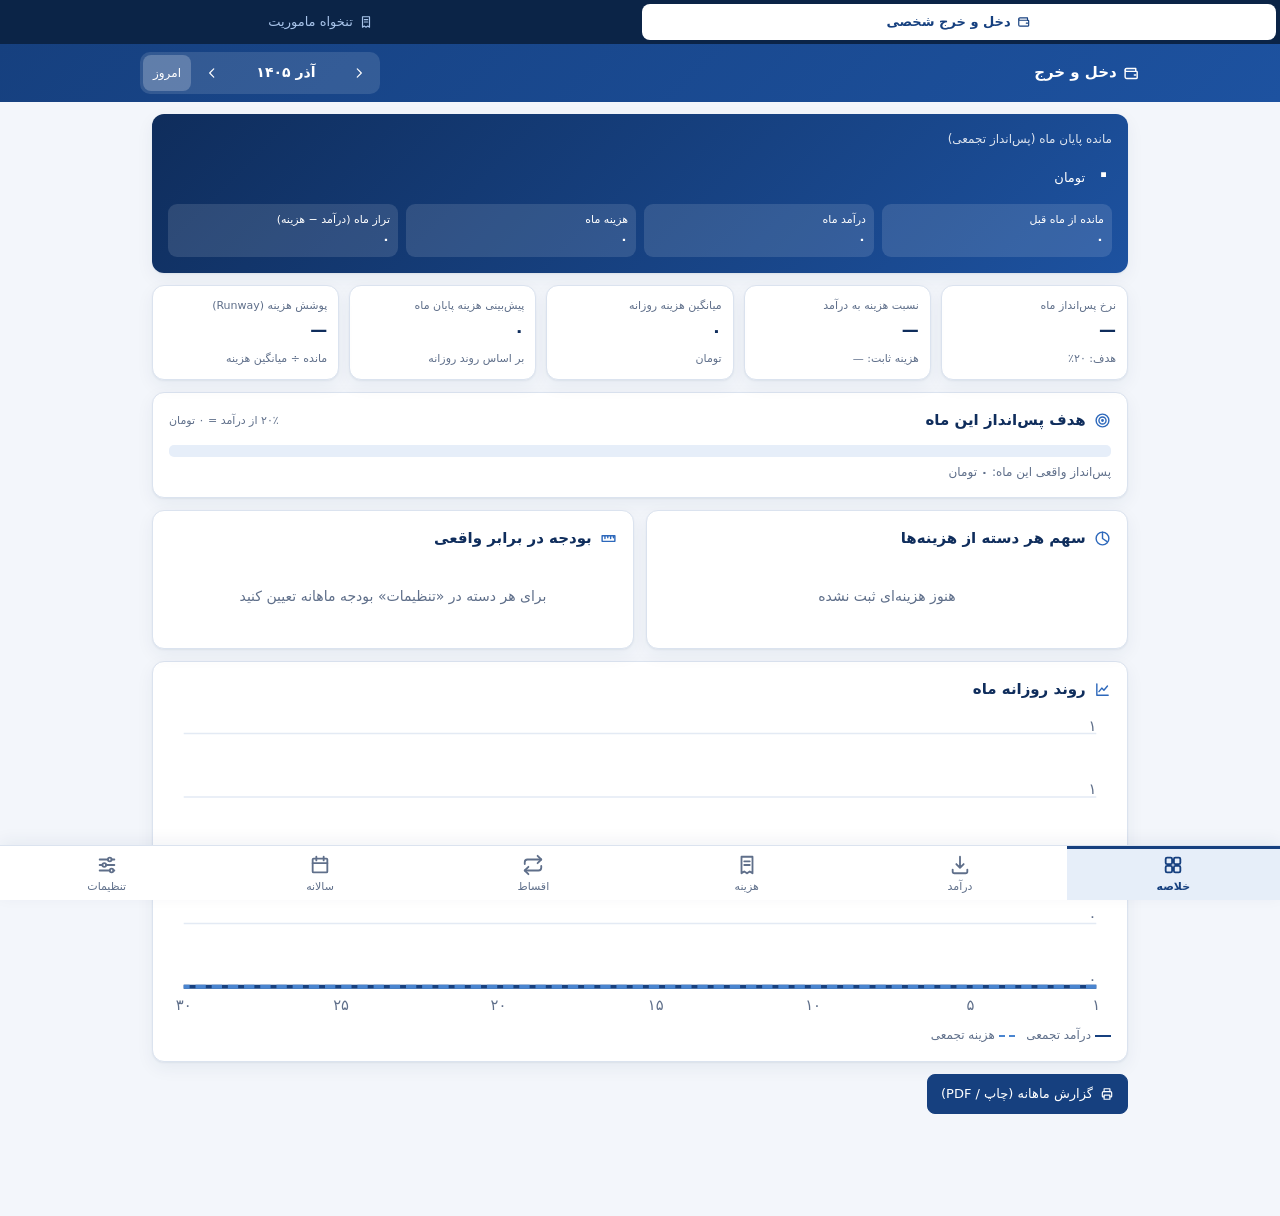
<file: app/src/main/assets/www/index.html>
<!DOCTYPE html><html lang="fa" dir="rtl"><head><meta charset="utf-8"><meta name="viewport" content="width=device-width, initial-scale=1">
<link rel="manifest" href="manifest.webmanifest"><meta name="theme-color" content="#16407f"><title>مالی من</title></head>
<body style="font-family:Tahoma;text-align:center;padding:40px"><p>در حال باز شدن…</p><p><a href="personal.html">دخل و خرج شخصی</a> | <a href="tankhah.html">تنخواه ماموریت</a></p>
<script>var l=null;try{l=localStorage.getItem('last_section')}catch(e){}location.replace(l==='tankhah'?'tankhah.html':'personal.html')</script></body></html>
</file>
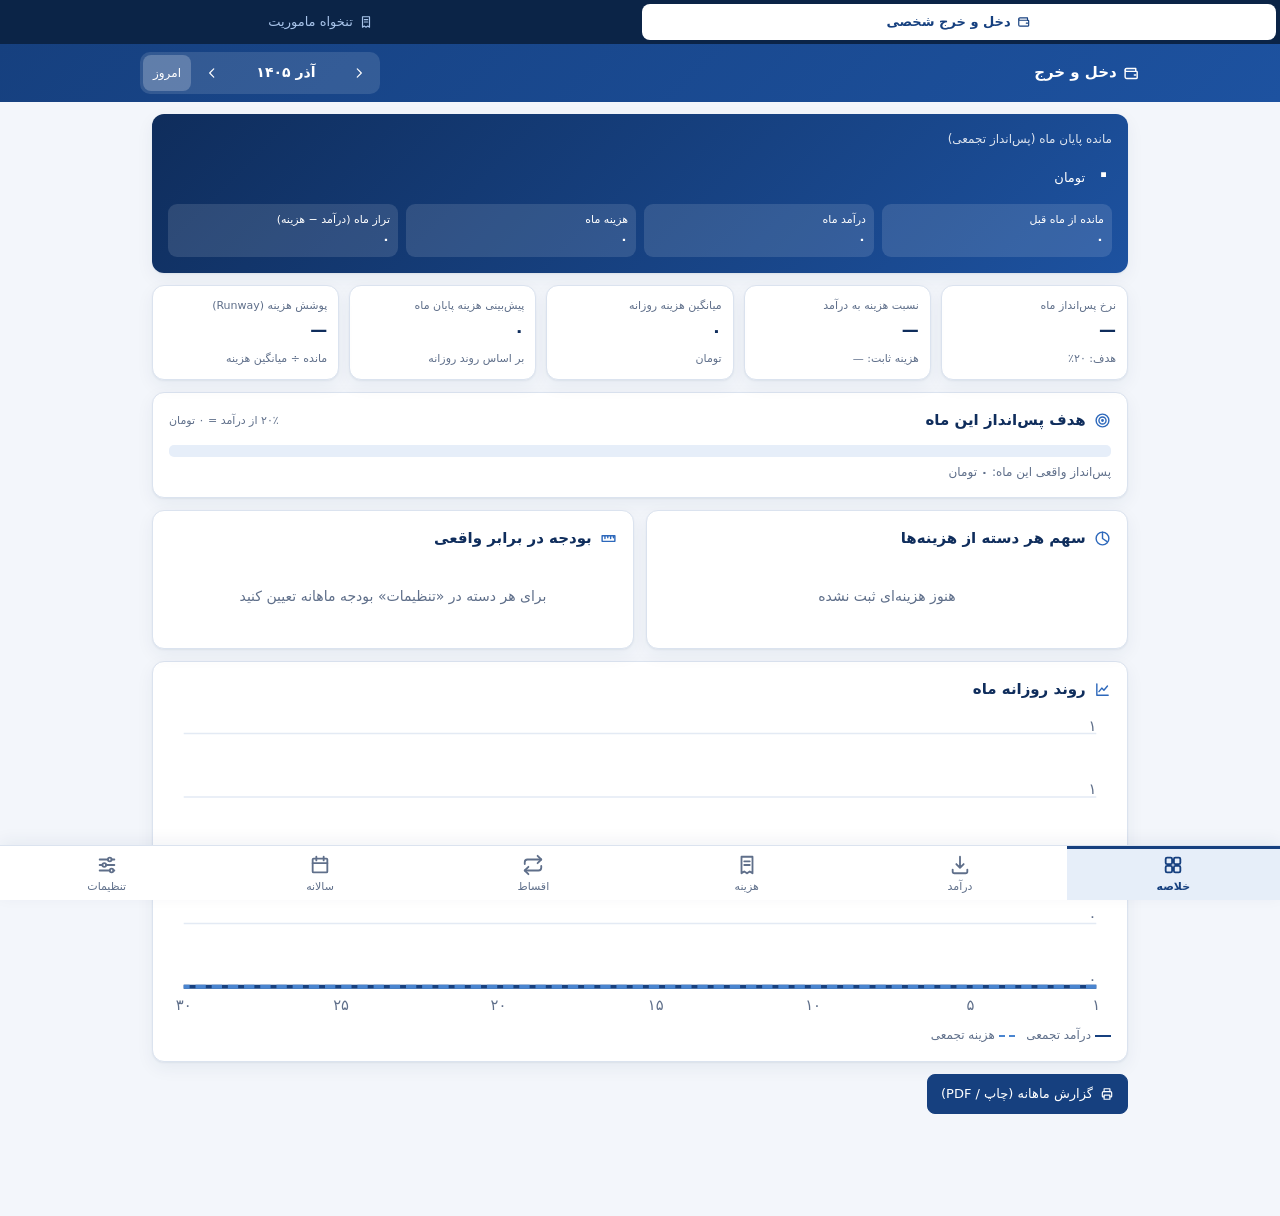
<file: app/src/main/assets/www/personal.html>
<!DOCTYPE html>
<html lang="fa" dir="rtl">
<head>
<meta charset="utf-8">
<meta name="viewport" content="width=device-width, initial-scale=1, viewport-fit=cover">
<link rel="manifest" href="manifest.webmanifest">
<meta name="theme-color" content="#16407f">
<meta name="mobile-web-app-capable" content="yes">
<link rel="icon" href="icon-192.png">
<link rel="apple-touch-icon" href="icon-192.png">
<title>دخل و خرج شخصی</title>
<link rel="stylesheet" href="css/theme.css">
<link rel="stylesheet" href="css/icons.css">
<link rel="stylesheet" href="css/personal.css">
<script src="js/bridge.js"></script>
</head>
<body>
<div id="app">
<div class="swbar"><a href="personal.html" class="on"><i class="ic ic-wallet"></i> دخل و خرج شخصی</a><a href="tankhah.html"><i class="ic ic-receipt"></i> تنخواه ماموریت</a></div>
<header class="top"><div class="hrow">
  <h1><i class="ic ic-wallet"></i> دخل و خرج</h1>
  <div class="mnav"><button id="mprev" title="ماه قبل"><i class="ic ic-chev-r"></i></button><span id="mlabel"></span><button id="mnext" title="ماه بعد"><i class="ic ic-chev-l"></i></button><button id="mtoday" class="today">امروز</button></div>
</div></header>
<main id="view"></main>
<nav class="tabs" id="tabs">
  <button data-tab="dash"><span><i class="ic ic-dash"></i></span>خلاصه</button>
  <button data-tab="inc"><span><i class="ic ic-income"></i></span>درآمد</button>
  <button data-tab="exp"><span><i class="ic ic-receipt"></i></span>هزینه</button>
  <button data-tab="rules"><span><i class="ic ic-repeat"></i></span>اقساط</button>
  <button data-tab="year"><span><i class="ic ic-calendar"></i></span>سالانه</button>
  <button data-tab="set"><span><i class="ic ic-sliders"></i></span>تنظیمات</button>
</nav>
</div>
<div class="toast" id="toast"></div>
<div class="modal" id="modal"><div class="box" id="modalBox"></div></div>
<input type="file" id="impFile" accept=".xlsx,.csv,.txt,text/csv" style="display:none">
<div id="printArea"></div>
<input type="file" id="fileIn" accept=".json,application/json" style="display:none">
<script src="js/version.js"></script>
<script src="js/xlsx.js"></script>
<script src="js/personal.js"></script>
</body>
</html>
</file>
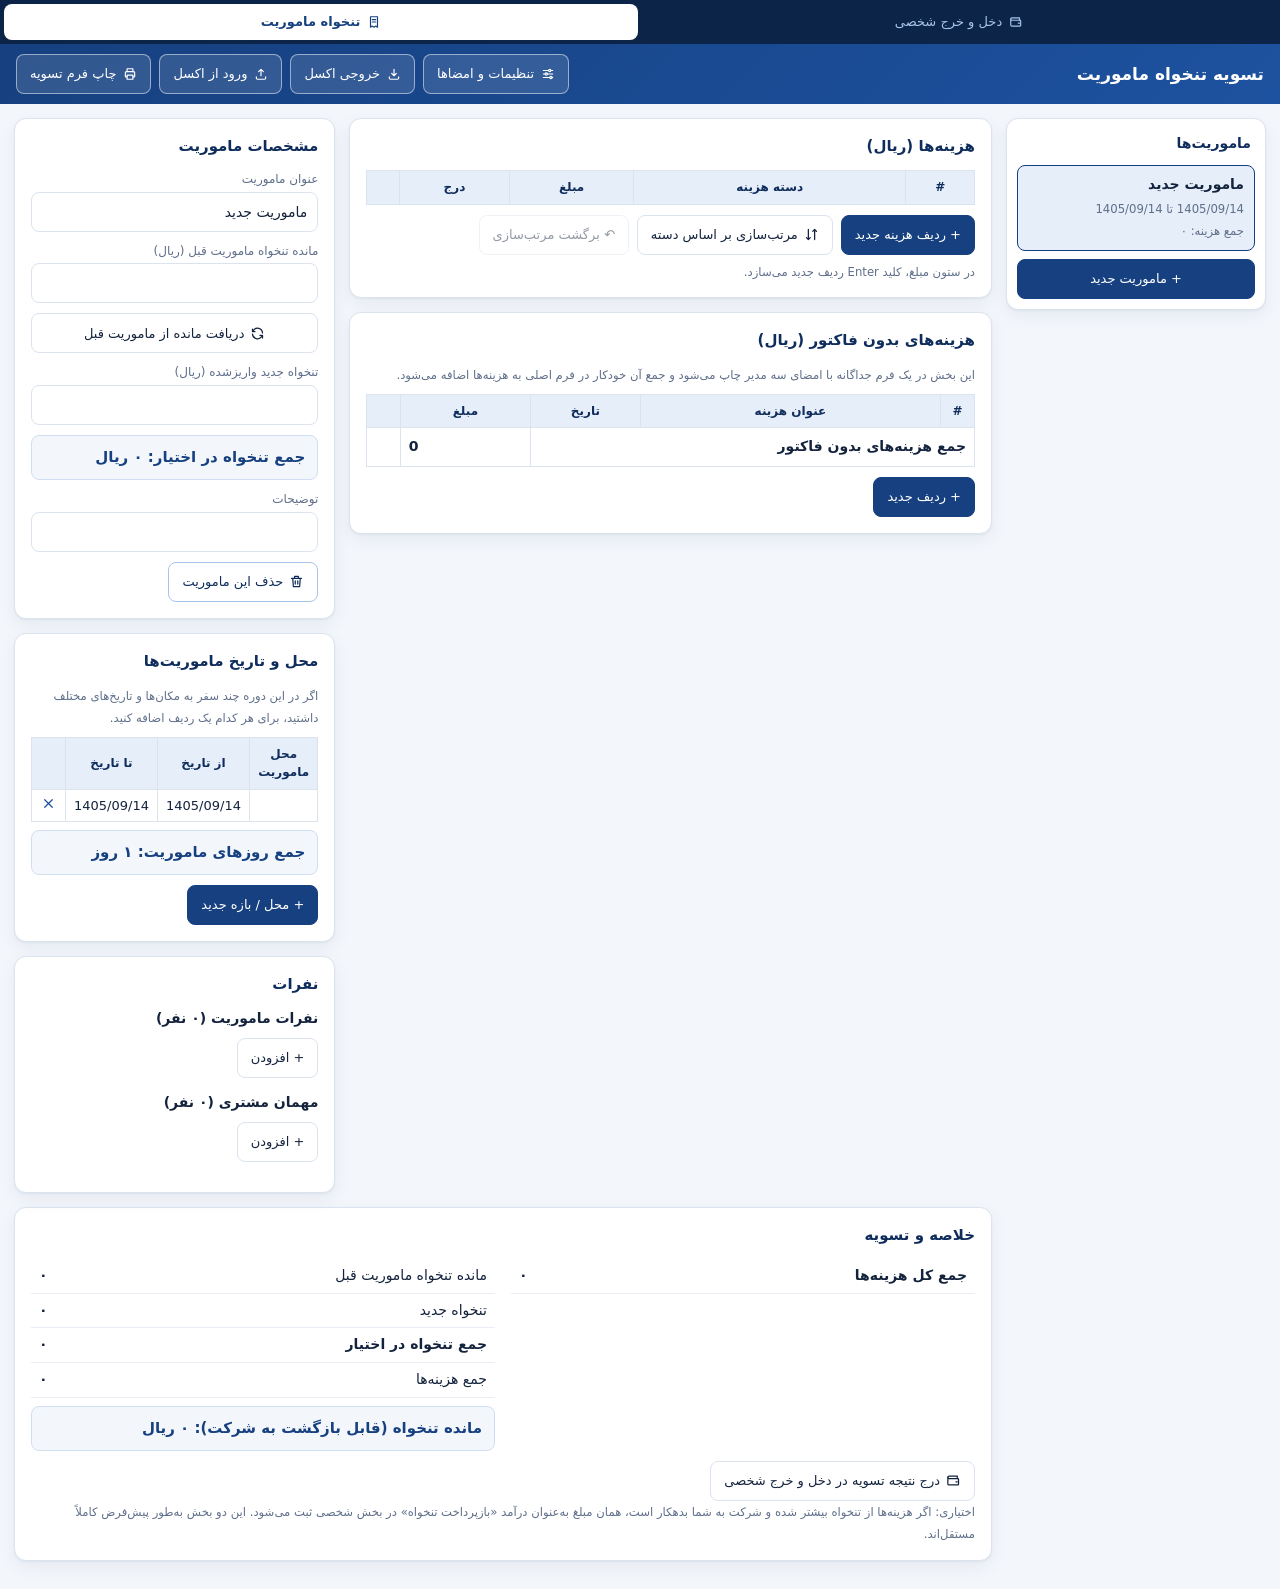
<file: app/src/main/assets/www/tankhah.html>
<!DOCTYPE html>
<html lang="fa" dir="rtl">
<head>
<meta charset="utf-8">
<meta name="viewport" content="width=device-width, initial-scale=1, viewport-fit=cover">
<link rel="manifest" href="manifest.webmanifest">
<meta name="theme-color" content="#16407f">
<meta name="mobile-web-app-capable" content="yes">
<link rel="icon" href="icon-192.png">
<link rel="apple-touch-icon" href="icon-192.png">
<title>تنخواه ماموریت</title>
<link rel="stylesheet" href="css/theme.css">
<link rel="stylesheet" href="css/icons.css">
<link rel="stylesheet" href="css/tankhah.css">
<script src="js/bridge.js"></script>
</head>
<body>
<div id="app">
<div class="swbar"><a href="personal.html"><i class="ic ic-wallet"></i> دخل و خرج شخصی</a><a href="tankhah.html" class="on"><i class="ic ic-receipt"></i> تنخواه ماموریت</a></div>
  <header class="top">
    <h1>تسویه تنخواه ماموریت</h1>
    <button id="btnSettings"><i class="ic ic-sliders"></i> تنظیمات و امضاها</button>
    <button id="btnExport"><i class="ic ic-download"></i> خروجی اکسل</button>
    <button id="btnImport"><i class="ic ic-upload"></i> ورود از اکسل</button>
    <button id="btnPrint"><i class="ic ic-print"></i> چاپ فرم تسویه</button>
    <input type="file" id="fileIn" accept=".xlsx" style="display:none">
  </header>
  <div class="layout">
    <aside>
      <h2>ماموریت‌ها</h2>
      <div id="mlist"></div>
      <button class="pri" id="btnNew" style="width:100%">+ ماموریت جدید</button>
    </aside>
    <main id="main"></main>
  </div>
</div>

<datalist id="cats"></datalist>

<div class="modal" id="mSet"><div class="box">
  <h3>تنظیمات فرم</h3>
  <div class="grid">
    <label class="f">واحد پول<select id="s_unit"><option>ریال</option><option>تومان</option></select></label>
    <label class="f">تعداد ردیف هر ستون در هر برگ A4 (ریز هزینه‌ها، ۱۰ تا ۷۰)<input id="s_perCol" type="number" min="10" max="70"></label>
    <label class="f">تعداد ردیف هر برگ A4 (هزینه‌های بدون فاکتور، ۱۰ تا ۷۰)<input id="s_perNo" type="number" min="10" max="70"></label>
    <label class="f">نام مدیر پروژه (امضا ۱)<input id="s_sig1"></label>
    <label class="f">نام مدیر صنعت (امضا ۲)<input id="s_sig2"></label>
    <label class="f">نام مدیر گروه (امضا ۳)<input id="s_sig3"></label>
  </div>
  <div class="row"><button class="pri" id="setOk">ذخیره</button><button id="setCancel">بستن</button></div>
  <p class="hint" style="text-align:center">نسخه <span data-ver></span></p>
</div></div>

<div class="modal" id="mImp"><div class="box">
  <h3>ورود از اکسل</h3>
  <p id="impInfo"></p>
  <div class="row">
    <button class="pri" id="impAdd">افزودن به داده‌های فعلی</button>
    <button class="danger" id="impRep">جایگزینی همه داده‌ها</button>
    <button id="impCancel">انصراف</button>
  </div>
</div></div>

<div class="toast" id="toast"></div>
<div id="printArea"></div>
<script src="js/version.js"></script>
<script src="js/xlsx.js"></script>
<script src="js/tankhah.js"></script>
</body>
</html>
</file>
<file: app/src/main/assets/www/css/theme.css>
/* ==========================================================================
   theme.css — سیستم طراحی مشترک «تراز»
   لایه‌ها: ۱) توکن‌های پایه (primitive)  ۲) توکن‌های معنایی (semantic)  ۳) مقیاس‌ها  ۴) کامپوننت‌ها
   یک رنگ برند (آبی) در ۱۱ پله + خاکستری‌های هم‌خانواده. مثبت/منفی/هشدار فقط با آیکون، علامت (+/−)،
   وزن و روشنایی تفکیک می‌شوند. هیچ رنگ خامی خارج از این فایل نوشته نمی‌شود.
   ========================================================================== */
:root{
  /* ۱) پایه: تک‌هیو برند */
  --b50:#f3f7fc;--b100:#e6eef9;--b200:#cfdef3;--b300:#a8c4ea;--b400:#7aa5df;
  --b500:#4a85d0;--b600:#2d68bb;--b700:#1d52a0;--b800:#16407f;--b900:#0f2d5c;--b950:#0b2447;
  --white:#fff;--ink:#14233d;--ink-soft:#5f6f8a;--hairline:#dbe3ef;--hairline-soft:#e9eef6;--canvas:#f3f6fb;
  --on-brand:#fff;--on-brand-1:rgba(255,255,255,.12);--on-brand-2:rgba(255,255,255,.22);--on-brand-3:rgba(255,255,255,.5);
  --print-ink:#000;--print-fill:#f0f0f0;--print-head:#e6e6e6;--print-mut:#444;

  /* ۲) معنایی */
  --bg:var(--canvas);--surface:var(--white);--surface-2:var(--b50);--line:var(--hairline);--line-soft:var(--hairline-soft);
  --txt:var(--ink);--mut:var(--ink-soft);--focus:var(--b500);
  --pri:var(--b800);--pri-hover:var(--b900);--pri2:var(--b100);--accent:var(--b600);
  --scrim:rgba(11,36,71,.55);

  /* ۳) مقیاس‌ها */
  --r-sm:8px;--r-md:12px;--r-lg:16px;--r-pill:999px;
  --sp-1:4px;--sp-2:8px;--sp-3:12px;--sp-4:16px;--sp-5:24px;--sp-6:32px;
  --fs-xs:11px;--fs-sm:12px;--fs-base:13px;--fs-md:14px;--fs-lg:16px;--fs-xl:20px;--fs-2xl:28px;
  --lh:1.55;--tap:40px;--tap-lg:48px;
  --sh-1:0 1px 2px rgba(15,45,92,.06);
  --sh-2:0 1px 2px rgba(15,45,92,.06),0 6px 18px rgba(15,45,92,.06);
  --sh-3:0 20px 50px rgba(11,36,71,.35);
  --shadow:var(--sh-2);
  --z-sticky:20;--z-nav:30;--z-modal:60;--z-toast:99;--z-bar:100;--z-lock:500;
  --dur:.15s;--ease:ease;
  --font:system-ui,"Segoe UI",Tahoma,"Noto Sans Arabic","Noto Naskh Arabic",Arial,sans-serif;
}

/* ---------- پایه ---------- */
*{box-sizing:border-box;-webkit-tap-highlight-color:transparent}
html{-webkit-text-size-adjust:100%}
body{margin:0;font-family:var(--font);background:var(--bg);color:var(--txt);font-size:var(--fs-md);line-height:var(--lh);
  font-variant-numeric:tabular-nums;overflow-wrap:anywhere;word-break:break-word}
input,select,textarea,button{overflow-wrap:normal;word-break:normal}
svg{max-width:100%;height:auto;display:block}
:focus-visible{outline:2px solid var(--focus);outline-offset:1px}
@media(prefers-reduced-motion:reduce){*{transition:none!important;animation:none!important}}

/* ---------- آیکون‌های خطی (ماسک CSS؛ رنگ = رنگ متن) ---------- */
.ic{display:inline-block;width:1.15em;height:1.15em;flex:none;vertical-align:-.2em;background-color:currentColor;
  -webkit-mask:var(--i) center/contain no-repeat;mask:var(--i) center/contain no-repeat}

/* ---------- کارت ---------- */
.card{background:var(--surface);border:1px solid var(--line);border-radius:var(--r-md);padding:var(--sp-4);margin-bottom:var(--sp-3);box-shadow:var(--shadow)}
.card h3{margin:0 0 var(--sp-3);font-size:15px;display:flex;align-items:center;gap:var(--sp-2);color:var(--b900)}
.card h3 .ic{color:var(--b600)}
.card h3 small{color:var(--mut);font-weight:normal;font-size:var(--fs-xs);margin-right:auto}

/* ---------- دکمه ---------- */
button{font-family:inherit;font-size:13px;line-height:1.2;display:inline-flex;align-items:center;justify-content:center;gap:6px;
  min-height:var(--tap);padding:8px 13px;border:1px solid var(--line);border-radius:var(--r-sm);background:var(--surface);color:var(--txt);
  cursor:pointer;transition:background var(--dur) var(--ease),border-color var(--dur) var(--ease)}
button:hover{background:var(--b50);border-color:var(--b300)}
button:active{background:var(--b100)}
button.pri,button.inc{background:var(--b800);border-color:var(--b800);color:var(--on-brand)}
button.pri:hover,button.inc:hover{background:var(--b900);border-color:var(--b900)}
button.exp{background:var(--b950);border-color:var(--b950);color:var(--on-brand)}
button.exp:hover{background:var(--b900)}
button.danger,button.dg{color:var(--b900);border-color:var(--b300)}
button:disabled{opacity:.45;cursor:not-allowed}

/* ---------- فرم ---------- */
input,select,textarea{font-family:inherit;font-size:var(--fs-md);color:var(--txt);min-height:40px;padding:8px 10px;
  border:1px solid var(--line);border-radius:var(--r-sm);background:var(--surface);max-width:100%}
input:focus,select:focus,textarea:focus{border-color:var(--b500)}
input[type=checkbox]{min-height:0;width:auto;padding:0;accent-color:var(--b800)}
input[type=file]{min-height:0;padding:0;border:0}
::placeholder{color:#8c9ab3}

/* ---------- ابزارهای کوچک ---------- */
.row{display:flex;gap:var(--sp-2);flex-wrap:wrap;align-items:center;margin-top:10px}
.hint{color:var(--mut);font-size:var(--fs-sm)}
.empty{text-align:center;color:var(--mut);padding:24px 8px}
.good{color:var(--b700)!important}.bad{color:var(--b950)!important;font-weight:bold}.warn{color:var(--b800)!important}
.chip{display:inline-flex;align-items:center;gap:4px;background:var(--b100);color:var(--b800);border-radius:var(--r-pill);padding:3px 10px;font-size:var(--fs-sm);margin:2px}
.chip.e{background:var(--b800);color:var(--on-brand)}.chip.i{background:var(--b200);color:var(--b900)}.chip.w{background:var(--surface);color:var(--b800);border:1px solid var(--b300)}

/* ---------- هشدار (یک رنگ؛ شدت با روشنایی و آیکون) ---------- */
.alert{display:flex;gap:8px;align-items:flex-start;border-radius:var(--r-sm);padding:9px 11px;margin-bottom:var(--sp-2);font-size:13px;
  background:var(--b50);border:1px solid var(--b200);border-right:4px solid var(--b500);color:var(--b900)}
.alert .ic{margin-top:3px}
.alert.g{border-right-color:var(--b400)}
.alert.y{background:var(--b100);border-right-color:var(--b800)}
.alert.r{background:var(--b900);border-color:var(--b900);border-right-color:var(--b300);color:var(--on-brand)}

/* ---------- نوار پیشرفت ---------- */
.bar{height:8px;background:var(--b100);border-radius:5px;overflow:hidden;margin-top:4px}
.bar>i{display:block;height:100%;background:var(--b600);border-radius:5px}
.bar>i.ok{background:var(--b500)}
.bar>i.over{background:repeating-linear-gradient(135deg,var(--b950) 0 6px,var(--b700) 6px 12px)}

/* ---------- راهنمای نمودار ---------- */
.sw{display:inline-block;width:16px;height:0;border-top:2.6px solid;vertical-align:middle;margin-left:4px}
.sw.inc{border-color:var(--b800)}.sw.exp{border-color:var(--b500);border-top-style:dashed}.sw.bud{border-color:var(--b400);border-top-style:dotted}
.sw.b-inc,.sw.b-exp{width:10px;height:10px;border:0;border-radius:3px}
.sw.b-inc{background:var(--b800)}.sw.b-exp{background:var(--b300)}
.chart text{font-family:var(--font);font-size:10px;fill:var(--mut)}

/* ---------- پنجره ---------- */
.modal{position:fixed;top:0;right:0;bottom:0;left:0;background:var(--scrim);display:none;align-items:flex-start;justify-content:center;z-index:var(--z-modal);padding:var(--sp-3);overflow:auto}
.modal.show{display:flex}
.modal .box{background:var(--surface);border-radius:var(--r-lg);padding:var(--sp-4);width:760px;max-width:100%;margin:auto;box-shadow:var(--sh-3)}
.modal h3{margin:0 0 var(--sp-2);color:var(--b900)}

/* ---------- پیام کوتاه ---------- */
.toast{position:fixed;bottom:18px;left:50%;transform:translateX(-50%);background:var(--b950);color:var(--on-brand);padding:9px 16px;border-radius:var(--r-sm);display:none;z-index:var(--z-toast);font-size:13px;box-shadow:var(--shadow);max-width:92vw}

/* ---------- نوار جابه‌جایی بین دو بخش ---------- */
.swbar{position:sticky;top:0;z-index:var(--z-bar);display:flex;gap:4px;background:var(--b950);padding:4px;height:44px}
.swbar a{flex:1;display:flex;align-items:center;justify-content:center;gap:6px;color:var(--b300);text-decoration:none;border-radius:var(--r-sm);font-size:13px}
.swbar a.on{background:var(--surface);color:var(--b800);font-weight:bold}

/* ---------- سربرگ صفحه ---------- */
header.top{background:linear-gradient(135deg,var(--b800),var(--b700));color:var(--on-brand)}

/* ---------- چاپ (مشترک) ---------- */
#printArea{display:none}
.pf{font-family:var(--font);color:var(--print-ink);font-size:11pt}
.pf h1{text-align:center;font-size:15pt;margin:0 0 4px}
.pf .sub{text-align:center;margin-bottom:10px;font-size:10.5pt}
.pf table{width:100%;border-collapse:collapse;margin-bottom:10px}
.pf th,.pf td{border:1px solid var(--print-ink);padding:4px 6px;font-size:10pt}
.pf th{background:var(--print-head)}
.pf td.n{text-align:left;white-space:nowrap}.pf td.c{text-align:center}
.pf tfoot td{font-weight:bold;background:var(--print-fill)}
.pf tr{page-break-inside:avoid}
@media print{@page{size:A4;margin:12mm}body{background:var(--surface);padding:0}#app,.toast,.modal{display:none!important}#printArea{display:block}}
</file>
<file: app/src/main/assets/www/css/icons.css>
/* icons.css — آیکون‌های خطی؛ هر آیکون یک SVG ۲۴×۲۴ است که با ماسک CSS به رنگ متن درمی‌آید */
.ic-wallet{--i:url("data:image/svg+xml,%3Csvg xmlns='http://www.w3.org/2000/svg' viewBox='0 0 24 24' fill='none' stroke='black' stroke-width='2' stroke-linecap='round' stroke-linejoin='round'%3E%3Cpath d='M3 7a2 2 0 0 1 2-2h13v4'/%3E%3Cpath d='M3 7v10a2 2 0 0 0 2 2h14a1 1 0 0 0 1-1v-8a1 1 0 0 0-1-1H5a2 2 0 0 1-2-2'/%3E%3Cpath d='M16 14h2'/%3E%3C/svg%3E")}
.ic-receipt{--i:url("data:image/svg+xml,%3Csvg xmlns='http://www.w3.org/2000/svg' viewBox='0 0 24 24' fill='none' stroke='black' stroke-width='2' stroke-linecap='round' stroke-linejoin='round'%3E%3Cpath d='M6 3h12v18l-3-2-3 2-3-2-3 2V3z'/%3E%3Cpath d='M9 8h6M9 12h6'/%3E%3C/svg%3E")}
.ic-dash{--i:url("data:image/svg+xml,%3Csvg xmlns='http://www.w3.org/2000/svg' viewBox='0 0 24 24' fill='none' stroke='black' stroke-width='2' stroke-linecap='round' stroke-linejoin='round'%3E%3Crect x='4' y='4' width='7' height='7' rx='1.5'/%3E%3Crect x='13' y='4' width='7' height='7' rx='1.5'/%3E%3Crect x='4' y='13' width='7' height='7' rx='1.5'/%3E%3Crect x='13' y='13' width='7' height='7' rx='1.5'/%3E%3C/svg%3E")}
.ic-income{--i:url("data:image/svg+xml,%3Csvg xmlns='http://www.w3.org/2000/svg' viewBox='0 0 24 24' fill='none' stroke='black' stroke-width='2' stroke-linecap='round' stroke-linejoin='round'%3E%3Cpath d='M12 3v12m0 0l-4-4m4 4l4-4'/%3E%3Cpath d='M4 17v2a2 2 0 0 0 2 2h12a2 2 0 0 0 2-2v-2'/%3E%3C/svg%3E")}
.ic-calendar{--i:url("data:image/svg+xml,%3Csvg xmlns='http://www.w3.org/2000/svg' viewBox='0 0 24 24' fill='none' stroke='black' stroke-width='2' stroke-linecap='round' stroke-linejoin='round'%3E%3Cpath d='M5 5h14a1 1 0 0 1 1 1v13a1 1 0 0 1-1 1H5a1 1 0 0 1-1-1V6a1 1 0 0 1 1-1z'/%3E%3Cpath d='M4 10h16M8 3v4M16 3v4'/%3E%3C/svg%3E")}
.ic-sliders{--i:url("data:image/svg+xml,%3Csvg xmlns='http://www.w3.org/2000/svg' viewBox='0 0 24 24' fill='none' stroke='black' stroke-width='2' stroke-linecap='round' stroke-linejoin='round'%3E%3Cpath d='M4 6h9M17 6h3M4 12h3M11 12h9M4 18h11M19 18h1'/%3E%3Ccircle cx='15' cy='6' r='2'/%3E%3Ccircle cx='9' cy='12' r='2'/%3E%3Ccircle cx='17' cy='18' r='2'/%3E%3C/svg%3E")}
.ic-check{--i:url("data:image/svg+xml,%3Csvg xmlns='http://www.w3.org/2000/svg' viewBox='0 0 24 24' fill='none' stroke='black' stroke-width='2' stroke-linecap='round' stroke-linejoin='round'%3E%3Ccircle cx='12' cy='12' r='9'/%3E%3Cpath d='M8 12.5l2.5 2.5L16 9.5'/%3E%3C/svg%3E")}
.ic-alert{--i:url("data:image/svg+xml,%3Csvg xmlns='http://www.w3.org/2000/svg' viewBox='0 0 24 24' fill='none' stroke='black' stroke-width='2' stroke-linecap='round' stroke-linejoin='round'%3E%3Cpath d='M12 4l9 16H3z'/%3E%3Cpath d='M12 10v4M12 17.2v.1'/%3E%3C/svg%3E")}
.ic-ban{--i:url("data:image/svg+xml,%3Csvg xmlns='http://www.w3.org/2000/svg' viewBox='0 0 24 24' fill='none' stroke='black' stroke-width='2' stroke-linecap='round' stroke-linejoin='round'%3E%3Ccircle cx='12' cy='12' r='9'/%3E%3Cpath d='M12 7v6M12 16.2v.1'/%3E%3C/svg%3E")}
.ic-target{--i:url("data:image/svg+xml,%3Csvg xmlns='http://www.w3.org/2000/svg' viewBox='0 0 24 24' fill='none' stroke='black' stroke-width='2' stroke-linecap='round' stroke-linejoin='round'%3E%3Ccircle cx='12' cy='12' r='9'/%3E%3Ccircle cx='12' cy='12' r='5'/%3E%3Ccircle cx='12' cy='12' r='1'/%3E%3C/svg%3E")}
.ic-pie{--i:url("data:image/svg+xml,%3Csvg xmlns='http://www.w3.org/2000/svg' viewBox='0 0 24 24' fill='none' stroke='black' stroke-width='2' stroke-linecap='round' stroke-linejoin='round'%3E%3Ccircle cx='12' cy='12' r='9'/%3E%3Cpath d='M12 3v9l6.5 4.5'/%3E%3C/svg%3E")}
.ic-ruler{--i:url("data:image/svg+xml,%3Csvg xmlns='http://www.w3.org/2000/svg' viewBox='0 0 24 24' fill='none' stroke='black' stroke-width='2' stroke-linecap='round' stroke-linejoin='round'%3E%3Cpath d='M3 8h18v8H3z'/%3E%3Cpath d='M7 8v4M11 8v3M15 8v4M19 8v3'/%3E%3C/svg%3E")}
.ic-chart{--i:url("data:image/svg+xml,%3Csvg xmlns='http://www.w3.org/2000/svg' viewBox='0 0 24 24' fill='none' stroke='black' stroke-width='2' stroke-linecap='round' stroke-linejoin='round'%3E%3Cpath d='M4 4v16h16'/%3E%3Cpath d='M7 15l4-5 3 3 5-6'/%3E%3C/svg%3E")}
.ic-print{--i:url("data:image/svg+xml,%3Csvg xmlns='http://www.w3.org/2000/svg' viewBox='0 0 24 24' fill='none' stroke='black' stroke-width='2' stroke-linecap='round' stroke-linejoin='round'%3E%3Cpath d='M7 8V3h10v5'/%3E%3Cpath d='M7 17H5a1 1 0 0 1-1-1v-6a2 2 0 0 1 2-2h12a2 2 0 0 1 2 2v6a1 1 0 0 1-1 1h-2'/%3E%3Cpath d='M7 14h10v7H7z'/%3E%3C/svg%3E")}
.ic-x{--i:url("data:image/svg+xml,%3Csvg xmlns='http://www.w3.org/2000/svg' viewBox='0 0 24 24' fill='none' stroke='black' stroke-width='2' stroke-linecap='round' stroke-linejoin='round'%3E%3Cpath d='M6 6l12 12M18 6L6 18'/%3E%3C/svg%3E")}
.ic-bank{--i:url("data:image/svg+xml,%3Csvg xmlns='http://www.w3.org/2000/svg' viewBox='0 0 24 24' fill='none' stroke='black' stroke-width='2' stroke-linecap='round' stroke-linejoin='round'%3E%3Cpath d='M3 10l9-6 9 6'/%3E%3Cpath d='M5 10v8M9 10v8M15 10v8M19 10v8M3 20h18'/%3E%3C/svg%3E")}
.ic-plus{--i:url("data:image/svg+xml,%3Csvg xmlns='http://www.w3.org/2000/svg' viewBox='0 0 24 24' fill='none' stroke='black' stroke-width='2' stroke-linecap='round' stroke-linejoin='round'%3E%3Ccircle cx='12' cy='12' r='9'/%3E%3Cpath d='M12 8v8M8 12h8'/%3E%3C/svg%3E")}
.ic-upload{--i:url("data:image/svg+xml,%3Csvg xmlns='http://www.w3.org/2000/svg' viewBox='0 0 24 24' fill='none' stroke='black' stroke-width='2' stroke-linecap='round' stroke-linejoin='round'%3E%3Cpath d='M12 15V4m0 0L8 8m4-4l4 4'/%3E%3Cpath d='M4 17v2a2 2 0 0 0 2 2h12a2 2 0 0 0 2-2v-2'/%3E%3C/svg%3E")}
.ic-download{--i:url("data:image/svg+xml,%3Csvg xmlns='http://www.w3.org/2000/svg' viewBox='0 0 24 24' fill='none' stroke='black' stroke-width='2' stroke-linecap='round' stroke-linejoin='round'%3E%3Cpath d='M12 4v11m0 0l-4-4m4 4l4-4'/%3E%3Cpath d='M4 17v2a2 2 0 0 0 2 2h12a2 2 0 0 0 2-2v-2'/%3E%3C/svg%3E")}
.ic-save{--i:url("data:image/svg+xml,%3Csvg xmlns='http://www.w3.org/2000/svg' viewBox='0 0 24 24' fill='none' stroke='black' stroke-width='2' stroke-linecap='round' stroke-linejoin='round'%3E%3Cpath d='M5 3h11l3 3v15H5z'/%3E%3Cpath d='M8 3v5h7V3M8 21v-7h8v7'/%3E%3C/svg%3E")}
.ic-trash{--i:url("data:image/svg+xml,%3Csvg xmlns='http://www.w3.org/2000/svg' viewBox='0 0 24 24' fill='none' stroke='black' stroke-width='2' stroke-linecap='round' stroke-linejoin='round'%3E%3Cpath d='M4 7h16M9 7V4h6v3M6 7l1 13h10l1-13M10 11v5M14 11v5'/%3E%3C/svg%3E")}
.ic-repeat{--i:url("data:image/svg+xml,%3Csvg xmlns='http://www.w3.org/2000/svg' viewBox='0 0 24 24' fill='none' stroke='black' stroke-width='2' stroke-linecap='round' stroke-linejoin='round'%3E%3Cpath d='M17 2l4 4-4 4'/%3E%3Cpath d='M3 11V9a3 3 0 0 1 3-3h15'/%3E%3Cpath d='M7 22l-4-4 4-4'/%3E%3Cpath d='M21 13v2a3 3 0 0 1-3 3H3'/%3E%3C/svg%3E")}
.ic-refresh{--i:url("data:image/svg+xml,%3Csvg xmlns='http://www.w3.org/2000/svg' viewBox='0 0 24 24' fill='none' stroke='black' stroke-width='2' stroke-linecap='round' stroke-linejoin='round'%3E%3Cpath d='M20 11a8 8 0 0 0-14.5-4M4 5v4h4'/%3E%3Cpath d='M4 13a8 8 0 0 0 14.5 4M20 19v-4h-4'/%3E%3C/svg%3E")}
.ic-sort{--i:url("data:image/svg+xml,%3Csvg xmlns='http://www.w3.org/2000/svg' viewBox='0 0 24 24' fill='none' stroke='black' stroke-width='2' stroke-linecap='round' stroke-linejoin='round'%3E%3Cpath d='M7 4v16M7 20l-3-3M7 20l3-3M17 20V4M17 4l-3 3M17 4l3 3'/%3E%3C/svg%3E")}
.ic-chev-r{--i:url("data:image/svg+xml,%3Csvg xmlns='http://www.w3.org/2000/svg' viewBox='0 0 24 24' fill='none' stroke='black' stroke-width='2' stroke-linecap='round' stroke-linejoin='round'%3E%3Cpath d='M9 5l7 7-7 7'/%3E%3C/svg%3E")}
.ic-chev-l{--i:url("data:image/svg+xml,%3Csvg xmlns='http://www.w3.org/2000/svg' viewBox='0 0 24 24' fill='none' stroke='black' stroke-width='2' stroke-linecap='round' stroke-linejoin='round'%3E%3Cpath d='M15 5l-7 7 7 7'/%3E%3C/svg%3E")}
</file>
<file: app/src/main/assets/www/css/personal.css>
/* ==========================================================================
   personal.css — بخش «دخل و خرج شخصی» (فقط چیدمان؛ رنگ و کامپوننت‌ها از theme.css)
   ========================================================================== */
body{padding-bottom:78px}

/* ---------- سربرگ و ناوبری ماه ---------- */
header.top{position:sticky;top:44px;z-index:var(--z-sticky);padding:8px 12px;padding-top:max(8px,env(safe-area-inset-top))}
.hrow{max-width:1000px;margin:0 auto;display:flex;align-items:center;gap:8px}
.hrow h1{font-size:15px;margin:0;flex:1;font-weight:bold;display:flex;align-items:center;gap:6px}
.mnav{display:flex;align-items:center;gap:4px;background:var(--on-brand-1);border-radius:10px;padding:3px}
.mnav button{background:none;border:0;color:var(--on-brand);min-height:36px;padding:6px 10px;border-radius:8px}
.mnav button:hover,.mnav button:active{background:var(--on-brand-2)}
.mnav #mlabel{min-width:104px;text-align:center;font-weight:bold;font-size:14px}
.mnav .today{font-size:12px;background:var(--on-brand-2)}
main{max-width:1000px;margin:0 auto;padding:12px}

/* ---------- کارت اصلی و شاخص‌ها ---------- */
.hero{background:linear-gradient(135deg,var(--b900),var(--b700));color:var(--on-brand);border:0}
.hero .lbl{font-size:12px;opacity:.85}
.hero .big{font-size:var(--fs-2xl);font-weight:bold;margin:2px 0 10px}
.hero .sub{display:grid;grid-template-columns:repeat(4,1fr);gap:8px}
.hero .sub div{background:var(--on-brand-1);border-radius:9px;padding:7px 8px;font-size:11px}
.hero .sub b{display:block;font-size:13px;margin-top:2px}
.kpis{display:grid;grid-template-columns:repeat(auto-fit,minmax(150px,1fr));gap:10px;margin-bottom:12px}
.kpi{background:var(--surface);border:1px solid var(--line);border-radius:var(--r-md);padding:11px;box-shadow:var(--shadow)}
.kpi small{color:var(--mut);font-size:var(--fs-xs);display:block}
.kpi b{font-size:17px;display:block;margin:3px 0;color:var(--b900)}
.kpi i{font-style:normal;font-size:var(--fs-xs);color:var(--mut)}
.two{display:grid;grid-template-columns:minmax(0,1fr) minmax(0,1fr);gap:12px}
.two>*{min-width:0}

/* ---------- نمودار حلقه‌ای و بودجه ---------- */
.donutw{display:flex;gap:14px;align-items:center;flex-wrap:wrap}
.donut{width:130px;height:130px;border-radius:50%;flex:none;position:relative}
.donut::after{content:"";position:absolute;top:28px;right:28px;bottom:28px;left:28px;background:var(--surface);border-radius:50%}
.legend{flex:1;min-width:150px;font-size:var(--fs-sm)}
.legend div{display:flex;align-items:center;gap:6px;padding:3px 0}
.legend i{width:10px;height:10px;border-radius:3px;flex:none}
.legend span{flex:1;min-width:0}.legend em{font-style:normal;color:var(--mut)}
.brow{padding:7px 0;border-bottom:1px solid var(--line-soft);font-size:13px}
.brow:last-child{border:0}
.brow .l{display:flex;justify-content:space-between;gap:8px}
.brow .l>*{min-width:0}
.brow small{color:var(--mut)}

/* ---------- جدول سالانه ---------- */
table.t{width:100%;border-collapse:collapse}
table.t th{background:var(--b100);color:var(--b900);font-size:var(--fs-xs);padding:7px 5px;border:1px solid var(--line);white-space:nowrap}
table.t td{border:1px solid var(--line);padding:6px;font-size:13px}
table.t td.n{text-align:left;direction:ltr;white-space:nowrap}
table.t tr.clk{cursor:pointer}table.t tr.clk:hover{background:var(--b50)}
table.t tfoot td{font-weight:bold;background:var(--b50)}
.wrap{overflow-x:auto}
.pv td.n{direction:ltr}

/* ---------- ثبت سریع و ردیف‌ها ---------- */
.qa{display:flex;flex-wrap:wrap;gap:var(--sp-2)}
.qa input,.qa select{min-width:0}
.qa .a{flex:1 1 130px;direction:ltr;text-align:left;font-weight:bold}
.qa .c{flex:1 1 120px}.qa .t{flex:2 1 150px}.qa .d{flex:0 0 100px;direction:ltr;text-align:center}
.qa .q,.er .q{flex:0 0 62px;text-align:center;direction:ltr}
.qa .tt{flex:0 0 auto;align-self:center;padding:0 4px;font-size:13px;font-weight:bold;color:var(--b800);direction:ltr}
.er{display:flex;flex-wrap:wrap;gap:6px;padding:8px 0;border-bottom:1px solid var(--line-soft);align-items:center}
.er input,.er select{border-color:transparent;background:var(--b50);min-width:0}
.er input:focus,.er select:focus{background:var(--surface);border-color:var(--b500)}
.er .t{flex:2 1 140px}.er .c{flex:1 1 105px}.er .d{flex:0 0 94px;direction:ltr;text-align:center}
.er .a{flex:1 1 100px;direction:ltr;text-align:left;font-weight:bold}
.er .p{flex:1 1 92px;direction:ltr;text-align:left}
.er .tt{flex:1 1 96px;font-weight:bold;text-align:left;direction:ltr;padding:8px 4px;color:var(--b800)}
.er .x{color:var(--b700);border:0;background:none;padding:6px 8px;min-height:0}
.er .tg{color:var(--mut);padding:6px 8px;min-height:0}
.er .tg.on{background:var(--b100);color:var(--b800);border-color:var(--b800);font-weight:bold}
.tot{display:flex;justify-content:space-between;align-items:center;padding:10px 4px 0;font-weight:bold}

/* ---------- تنظیمات ---------- */
.fld{display:block;font-size:var(--fs-sm);color:var(--mut);margin-bottom:var(--sp-2)}
.fld input,.fld select{display:block;width:100%;margin-top:3px}
.fld input.ltr{direction:ltr;text-align:right}
.crow{display:flex;gap:6px;margin-bottom:6px}
.crow input{min-width:0}
.crow .n{flex:2}.crow .b{flex:1;direction:ltr;text-align:left}
.grid2{display:grid;grid-template-columns:repeat(auto-fit,minmax(200px,1fr));gap:var(--sp-2)}
.mapg{display:grid;grid-template-columns:repeat(auto-fit,minmax(150px,1fr));gap:var(--sp-2);margin:10px 0}
.mapg .fld{margin:0}

/* ---------- نوار تب پایین ---------- */
nav.tabs{position:fixed;bottom:0;right:0;left:0;z-index:var(--z-nav);background:var(--surface);border-top:1px solid var(--line);display:flex;padding-bottom:env(safe-area-inset-bottom);box-shadow:0 -4px 16px rgba(15,45,92,.06)}
nav.tabs button{flex:1;border:0;border-radius:0;background:none;padding:8px 2px 7px;font-size:var(--fs-xs);color:var(--mut);display:flex;flex-direction:column;align-items:center;gap:3px;min-height:54px}
nav.tabs button .ic{width:22px;height:22px}
nav.tabs button.on{color:var(--b800);font-weight:bold;background:var(--b100);box-shadow:inset 0 3px 0 var(--b800)}
.toast{bottom:88px}

/* ---------- موبایل ---------- */
@media(max-width:760px){.two{grid-template-columns:minmax(0,1fr)}.hero .sub{grid-template-columns:1fr 1fr}}
@media(max-width:700px){
 .hrow h1{display:none}
 .mnav{flex:1;justify-content:space-between}
 .mnav #mlabel{flex:1}
 main{padding:10px 8px}
 .card{padding:12px}
 .wrap{overflow-x:visible}
 .hero .big{font-size:24px}
 .kpis{grid-template-columns:1fr 1fr}
 /* ثبت سریع */
 .qa{display:grid;grid-template-columns:repeat(6,minmax(0,1fr));gap:8px}
 .qa>*{min-width:0;width:100%;flex:none}
 .qa.qe .a{grid-column:span 3}.qa.qe .q{grid-column:span 1;padding:9px 2px}.qa.qe .tt{grid-column:span 2;text-align:center;padding:0}
 .qa.qi .a{grid-column:span 6}
 .qa.cy .a{grid-column:span 4;font-size:var(--fs-lg)}.qa.cy button{grid-column:span 2;padding:8px 4px}
 .qa .c{grid-column:span 3}.qa .t{grid-column:span 3}.qa .d{grid-column:span 2}.qa button{grid-column:span 4}
 /* ردیف‌های فهرست */
 .er{display:grid;grid-template-columns:repeat(6,minmax(0,1fr));gap:6px;border:1px solid var(--line);border-radius:10px;padding:8px;margin-bottom:8px}
 .er>*{min-width:0;width:100%;flex:none}
 .er .t{grid-column:1/-1}
 .er .d{grid-column:span 3}.er .c{grid-column:span 3}
 .er .d,.qa .d{padding:8px 4px;font-size:13px}
 .er .p{grid-column:span 2}.er .q{grid-column:span 1;padding:8px 2px}.er .tt{grid-column:span 3;text-align:center;padding:0;align-self:center}
 .er .a{grid-column:1/-1}
 .er .tg{grid-column:span 4;min-height:38px}.er .x{grid-column:span 2;border:1px solid var(--line);color:var(--b900);min-height:38px}
 /* جدول‌ها به کارت */
 table.ytab,table.ytab tbody,table.ytab tfoot{display:block;width:100%}
 table.ytab thead{display:none}
 table.ytab tr{display:grid;grid-template-columns:minmax(0,1fr) minmax(0,1fr);gap:4px 10px;border:1px solid var(--line);border-radius:10px;padding:8px 10px;margin-bottom:8px;background:var(--surface)}
 table.ytab td{display:block;border:0!important;padding:2px 0!important;text-align:right!important;direction:rtl!important;white-space:normal}
 table.ytab td::before{content:attr(data-l);display:block;font-size:var(--fs-xs);color:var(--mut);font-weight:normal}
 table.ytab td.mh{grid-column:1/-1;order:-1;font-weight:bold;font-size:14px;border-bottom:1px solid var(--line-soft)!important;padding-bottom:5px!important}
 table.ytab td.mh::before,table.ytab td:empty{display:none}
 table.ytab tfoot tr{background:var(--b50)}
 table.ytab tr.emp{display:flex;align-items:center;padding:7px 10px;margin-bottom:6px;opacity:.6}
 table.ytab tr.emp td:not(.mh){display:none}
 table.ytab tr.emp td.mh{border:0!important;padding:0!important}
 .modal{padding:8px}.modal .box{padding:12px}
}

/* ---------- اقساط و قفل ---------- */
.rc{border:1px solid var(--line);border-radius:10px;padding:10px;margin-bottom:8px;background:var(--surface)}
.rc.off{opacity:.6}
.rc .l{display:flex;justify-content:space-between;gap:8px;margin-bottom:4px}
.rc .l>*{min-width:0}
.lockscr{position:fixed;top:0;right:0;bottom:0;left:0;z-index:var(--z-lock);background:var(--b950);display:flex;align-items:center;justify-content:center;padding:16px}
.lockscr .box{width:300px;max-width:100%;text-align:center;color:var(--on-brand);display:flex;flex-direction:column;gap:10px;align-items:stretch}
.lockscr h3{color:var(--on-brand);margin:0}
.lockscr .ic{margin:0 auto}
.lockscr input{text-align:center;direction:ltr;font-size:22px;letter-spacing:6px}
.lockscr button.dg{color:var(--b200);background:none;border-color:transparent}
.qa.cy .a{flex:1 1 180px;font-size:var(--fs-lg)}.qa.cy button{flex:0 0 auto}
/* اقساط وام */
.chk{display:flex;align-items:center;gap:8px;margin:6px 0;font-size:var(--fs-md)}
.ibtns{display:grid;grid-template-columns:repeat(4,minmax(0,1fr));gap:6px;margin-top:8px}
.ibtns button{padding:8px 2px;font-size:var(--fs-sm);min-height:40px;text-align:center}
.ibtns button.on{background:var(--b100);border-color:var(--b800);color:var(--b800);font-weight:bold}
.paybox{margin-top:8px;padding:10px;border:1px solid var(--b300);border-radius:var(--r-sm);background:var(--b50)}
.ilist{margin-top:8px}
.irow{display:grid;grid-template-columns:28px minmax(0,1fr) minmax(0,1fr) auto auto;gap:6px;align-items:center;padding:6px 0;border-bottom:1px solid var(--line-soft);font-size:var(--fs-sm)}
.irow .am{direction:ltr;text-align:left;font-weight:bold}
.irow button{min-height:32px;padding:4px 8px;font-size:var(--fs-xs)}
@media(max-width:700px){.irow{grid-template-columns:24px minmax(0,1fr) minmax(0,1fr);}.irow .chip{grid-column:1/3;justify-self:start}.irow button{grid-column:3}}
.irow.pre{opacity:.75;background:var(--b50)}
</file>
<file: app/src/main/assets/www/css/tankhah.css>
/* ==========================================================================
   tankhah.css — بخش «تسویه تنخواه ماموریت» (چیدمان؛ رنگ و کامپوننت‌ها از theme.css)
   ========================================================================== */
header.top{padding:10px 16px;display:flex;flex-wrap:wrap;gap:8px;align-items:center}
header.top h1{font-size:17px;margin:0 0 0 auto}
header.top button{border-color:var(--on-brand-3);background:var(--on-brand-1);color:var(--on-brand)}
header.top button:hover{background:var(--on-brand-2);border-color:var(--on-brand-3)}

.layout{display:flex;gap:14px;padding:14px;align-items:flex-start}
aside{width:260px;flex:none;background:var(--surface);border:1px solid var(--line);border-radius:var(--r-md);padding:10px;box-shadow:var(--shadow)}
aside h2{font-size:14px;margin:4px 4px 10px;color:var(--b900)}
.mi{border:1px solid var(--line);border-radius:var(--r-sm);padding:8px 10px;margin-bottom:8px;cursor:pointer}
.mi:hover{background:var(--b50)}
.mi.act{border-color:var(--b800);background:var(--b100)}
.mi b{display:block;margin-bottom:3px}
.mi small{color:var(--mut)}
main{flex:1;min-width:0}
.card{margin-bottom:14px}
.grid{display:grid;grid-template-columns:repeat(auto-fit,minmax(190px,1fr));gap:10px}
label.f{display:block;font-size:var(--fs-sm);color:var(--mut)}
label.f input,label.f select,label.f textarea{display:block;width:100%;margin-top:3px}
.wrap{overflow-x:auto}

/* ---------- جدول هزینه‌ها ---------- */
table.ex{width:100%;border-collapse:collapse;min-width:420px}
table.ex th{background:var(--b100);color:var(--b900);font-size:var(--fs-sm);padding:7px 4px;border:1px solid var(--line);white-space:nowrap}
table.ex td{border:1px solid var(--line);padding:0}
table.ex td.idx{text-align:center;color:var(--mut);width:34px}
table.ex input{width:100%;border:0;border-radius:0;min-height:0;padding:8px 6px;font-size:13px;background:transparent}
table.ex input:focus{outline:2px solid var(--b500);outline-offset:-2px;background:var(--b50)}
table.ex input[data-ef=amount]{text-align:left;direction:ltr;font-weight:bold}
table.ex td.del,table.ex td.ins{width:34px;text-align:center}
table.ex td.ins button{display:flex;width:100%;min-height:26px;padding:2px 0;font-size:11px;direction:ltr}
.x{border:0;background:none;color:var(--b700);padding:4px 8px;min-height:0}
.sumrow{background:var(--b50)}

/* ---------- جدول‌های محل/بدون فاکتور ---------- */
table.tr{width:100%;border-collapse:collapse}
table.tr th{background:var(--b100);color:var(--b900);font-size:var(--fs-sm);padding:7px 4px;border:1px solid var(--line)}
table.tr td{border:1px solid var(--line);padding:0}
table.tr input{width:100%;border:0;border-radius:0;min-height:0;padding:8px 6px;font-size:13px;background:transparent}
table.tr input:focus{outline:2px solid var(--b500);outline-offset:-2px;background:var(--b50)}
table.tr input[data-lf=from],table.tr input[data-lf=to],table.tr input[data-lf=date]{direction:ltr;text-align:center}
table.tr input[data-lf=amount]{direction:ltr;text-align:left;font-weight:bold}
table.tr td.del{width:34px;text-align:center}

/* ---------- خلاصه و تسویه ---------- */
.sumgrid{display:grid;grid-template-columns:1fr 1fr;gap:16px}
table.sm{width:100%;border-collapse:collapse}
table.sm td{padding:6px 8px;border-bottom:1px solid var(--line-soft)}
table.sm td:last-child{text-align:left;font-weight:bold}
.res{font-size:15px;padding:10px 12px;border-radius:var(--r-sm);margin-top:8px;font-weight:bold}
.res.ok{background:var(--b50);color:var(--b800);border:1px solid var(--b200)}
.res.bad{background:var(--b900);color:var(--on-brand)}
.empty{padding:50px 10px}
.lay2{display:grid;grid-template-columns:minmax(0,2fr) minmax(0,1fr);gap:14px;align-items:start;margin-bottom:14px}
.lay2>.card{margin-bottom:0}
.stackcol{display:flex;flex-direction:column;gap:14px}
.stackcol .card{margin-bottom:0}
.stackcol .grid{grid-template-columns:1fr}
.stack>div{margin-bottom:14px}
.li{display:flex;gap:6px;margin-bottom:6px}
.li input{flex:1}
.modal{align-items:center}
.modal .box{width:520px;max-height:92vh;overflow:auto}
.toast{bottom:18px}
.stackcol,.card,main,.lay2>*{min-width:0}

/* ---------- فرم چاپی تسویه ---------- */
@media print{.pf+.pf{page-break-before:always}}
.pf th,.pf td{vertical-align:top}
.pf table.dbl th,.pf table.dbl td{font-size:9.5pt;padding:3px 5px}
.pf .sub2{text-align:center;font-weight:bold;font-size:11pt;margin:0 0 6px;height:8mm;line-height:8mm}
.pf table.dbl.det{margin:0}
.pf table.dbl.det th{font-size:var(--fs);padding:0 4px;height:6mm;line-height:1}
.pf table.dbl.det td{font-size:var(--fs);padding:0 4px;height:var(--rh);line-height:1;white-space:nowrap;overflow:hidden}
.pf table.dbl.det tr{height:var(--rh)}
.pf table.dbl td:nth-child(4),.pf table.dbl th:nth-child(4){border-right:2.5px solid var(--print-ink)}
.pf thead{display:table-header-group}
.pf .info td{border:1px solid var(--print-ink)}
.pf .info td.k{background:var(--print-fill);width:22%;font-weight:bold}
.pf .tot td{font-weight:bold;background:var(--print-fill)}
.pf .sign{display:flex;gap:10px;margin-top:18px;page-break-inside:avoid}
.pf .sign div{flex:1;border:1px solid var(--print-ink);height:34mm;padding:6px;text-align:center;font-size:10.5pt}
.pf .sign b{display:block;margin-bottom:4px}
.pf .sign span{display:block;margin-top:2px;font-size:10pt}
.pf .sign i{display:block;margin-top:14mm;font-style:normal;font-size:9pt;color:var(--print-mut)}
.pf .two{display:flex;gap:12px;align-items:flex-start;page-break-inside:avoid}
.pf .two>div{flex:1}

/* ---------- ریسپانسیو ---------- */
@media(max-width:980px){.lay2{grid-template-columns:minmax(0,1fr)}}
@media(max-width:800px){.layout{flex-direction:column}aside{width:100%}.sumgrid{grid-template-columns:1fr}}
@media(max-width:700px){
 .layout{align-items:stretch;padding:8px;gap:10px}
 aside,main{width:100%}
 aside{padding:8px}
 header.top{padding:8px 10px}
 header.top h1{flex:1 0 100%;margin:0 0 2px;font-size:16px}
 header.top button{flex:1 1 calc(50% - 8px);padding:9px 6px;font-size:12.5px}
 #mlist{display:grid;grid-template-columns:minmax(0,1fr) minmax(0,1fr);gap:6px}
 .mi{margin:0;padding:7px 8px}.mi small{font-size:var(--fs-xs);line-height:1.5}
 .card{padding:11px}
 .wrap{overflow-x:visible}
 table.ex{min-width:0;table-layout:fixed}
 table.ex th:nth-child(1){width:28px}table.ex th:nth-child(3){width:92px}table.ex th:nth-child(4){width:30px}table.ex th:nth-child(1){width:24px}table.ex th:nth-child(4),table.ex th:nth-child(5){width:28px}
 table.ex input{padding:10px 4px}
 table.ex td{overflow:hidden}
 table.tr,table.tr tbody,table.tr tfoot{display:block;width:100%}
 table.tr thead{display:none}
 table.tr tbody tr{display:grid;grid-template-columns:minmax(0,1fr) minmax(0,1fr) 36px;gap:6px;border:1px solid var(--line);border-radius:10px;padding:8px;margin-bottom:8px;background:var(--surface)}
 table.tr td{display:block;border:0;padding:0;width:auto!important;min-width:0}
 table.tr tbody td::before{content:attr(data-l);display:block;font-size:var(--fs-xs);color:var(--mut);margin-bottom:2px}
 table.tr td.del{align-self:end;text-align:center}table.tr td.del::before{display:none}
 table.tr input{border:1px solid var(--line);border-radius:7px;background:var(--surface);padding:10px 8px}
 table.trips td:nth-child(1){grid-column:1/-1}
 table.noinv td:first-child{display:none}
 table.noinv td:nth-child(2){grid-column:1/-1}
 table.tr tfoot tr{display:flex;justify-content:space-between;align-items:center;padding:6px 4px}
 table.tr tfoot td{display:block;border:0;padding:0!important}table.tr tfoot td:empty{display:none}
 .modal .box{padding:14px}
}
.pf table.noinvp th,.pf table.noinvp td{font-size:var(--fs);padding:0 4px;height:var(--rh);line-height:1.2;overflow:hidden}
.pf table.noinvp td:nth-child(2){white-space:nowrap}
</file>
